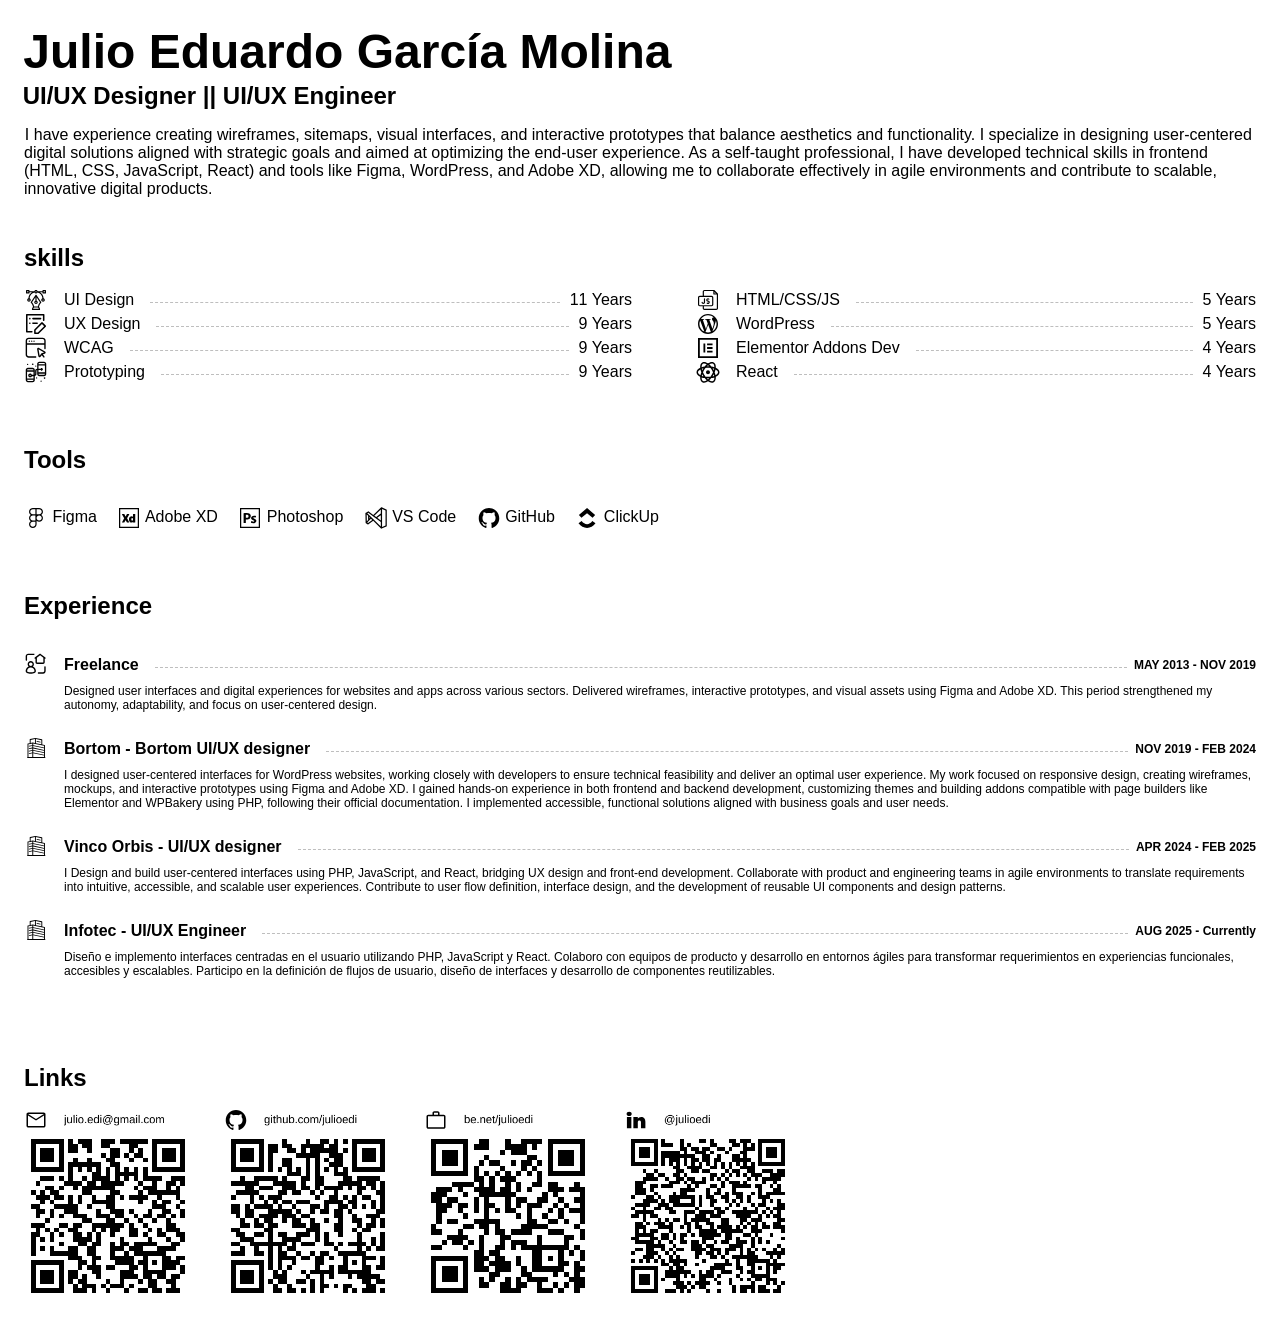
<file: index.html>
<!DOCTYPE html>
<html lang="es">

    <head>
        <meta charset="UTF-8" />
        <meta name="viewport" content="width=device-width, initial-scale=1.0" />
        <title>CV</title>
        <link rel="stylesheet" href="./style.css">
        <script src="./codegen.js"></script>
    </head>
    <body>
        <script src="./script.js"></script>
    </body>
</html>
</file>
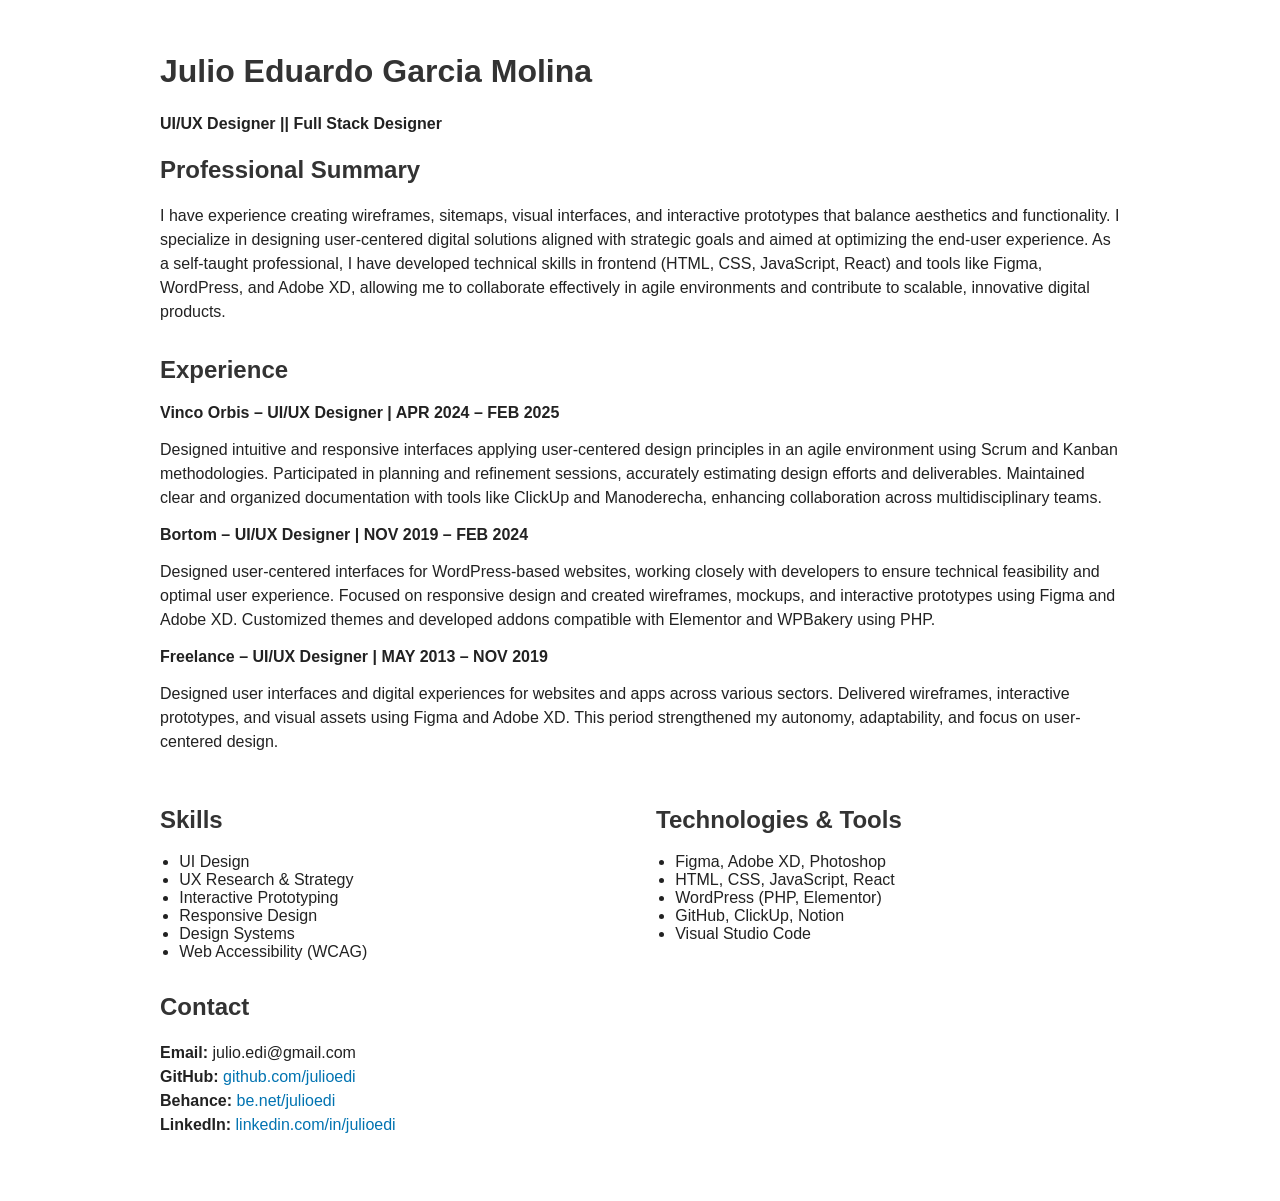
<file: eng.html>
<!DOCTYPE html>
<html lang="en">
<head>
  <meta charset="UTF-8" />
  <meta name="viewport" content="width=device-width, initial-scale=1.0" />
  <title>Julio Eduardo Garcia Molina - CV</title>
  <style>
    body {
      font-family: Arial, sans-serif;
      margin: 0;
      padding: 2rem;
      color: #222;
      background-color: #fff;
    }
    .container {
      max-width: 960px;
      margin: 0 auto;
    }
    h1, h2, h3 {
      color: #333;
    }
    .two-column {
      display: grid;
      grid-template-columns: 1fr 1fr;
      gap: 2rem;
    }
    .section {
      margin-bottom: 2rem;
    }
    .title {
      font-size: 1.5rem;
      font-weight: bold;
    }
    .sub-title {
      font-weight: bold;
      margin-top: 0.5rem;
    }
    p {
      line-height: 1.5;
    }
    ul {
      margin: 0;
      padding-left: 1.2rem;
    }
    a {
      color: #0073b1;
      text-decoration: none;
    }
  </style>
</head>
<body>
  <div class="container">
    <h1>Julio Eduardo Garcia Molina</h1>
    <p><strong>UI/UX Designer || Full Stack Designer</strong></p>

    <div class="section">
      <h2>Professional Summary</h2>
      <p>I have experience creating wireframes, sitemaps, visual interfaces, and interactive prototypes that balance aesthetics and functionality. I specialize in designing user-centered digital solutions aligned with strategic goals and aimed at optimizing the end-user experience. As a self-taught professional, I have developed technical skills in frontend (HTML, CSS, JavaScript, React) and tools like Figma, WordPress, and Adobe XD, allowing me to collaborate effectively in agile environments and contribute to scalable, innovative digital products.</p>
    </div>

    <div class="section">
      <h2>Experience</h2>
      <div class="sub-title">Vinco Orbis – UI/UX Designer | APR 2024 – FEB 2025</div>
      <p>Designed intuitive and responsive interfaces applying user-centered design principles in an agile environment using Scrum and Kanban methodologies. Participated in planning and refinement sessions, accurately estimating design efforts and deliverables. Maintained clear and organized documentation with tools like ClickUp and Manoderecha, enhancing collaboration across multidisciplinary teams.</p>

      <div class="sub-title">Bortom – UI/UX Designer | NOV 2019 – FEB 2024</div>
      <p>Designed user-centered interfaces for WordPress-based websites, working closely with developers to ensure technical feasibility and optimal user experience. Focused on responsive design and created wireframes, mockups, and interactive prototypes using Figma and Adobe XD. Customized themes and developed addons compatible with Elementor and WPBakery using PHP.</p>

      <div class="sub-title">Freelance – UI/UX Designer | MAY 2013 – NOV 2019</div>
      <p>Designed user interfaces and digital experiences for websites and apps across various sectors. Delivered wireframes, interactive prototypes, and visual assets using Figma and Adobe XD. This period strengthened my autonomy, adaptability, and focus on user-centered design.</p>
    </div>

    <div class="section two-column">
      <div>
        <h2>Skills</h2>
        <ul>
          <li>UI Design</li>
          <li>UX Research & Strategy</li>
          <li>Interactive Prototyping</li>
          <li>Responsive Design</li>
          <li>Design Systems</li>
          <li>Web Accessibility (WCAG)</li>
        </ul>
      </div>
      <div>
        <h2>Technologies & Tools</h2>
        <ul>
          <li>Figma, Adobe XD, Photoshop</li>
          <li>HTML, CSS, JavaScript, React</li>
          <li>WordPress (PHP, Elementor)</li>
          <li>GitHub, ClickUp, Notion</li>
          <li>Visual Studio Code</li>
        </ul>
      </div>
    </div>

    <div class="section">
      <h2>Contact</h2>
      <p>
        <strong>Email:</strong> julio.edi@gmail.com<br/>
        <strong>GitHub:</strong> <a href="https://github.com/julioedi">github.com/julioedi</a><br/>
        <strong>Behance:</strong> <a href="https://be.net/julioedi">be.net/julioedi</a><br/>
        <strong>LinkedIn:</strong> <a href="https://linkedin.com/in/julioedi">linkedin.com/in/julioedi</a>
      </p>
    </div>
  </div>
</body>
</html>
</file>
<file: style.css>
body {
    margin: 0.25in;
    padding: 0;
    font-family: "Roboto", sans-serif;
}

h1 {
    font-size: 3rem;
    margin-top: 0;
    margin-bottom: 0.16rem;
}

* {
    box-sizing: border-box;
}

h2 {
    margin: 2.875rem 0 1rem;
}

h1+h2 {
    margin-top: 0.16rem;
}

h2+p {
    margin-top: 0.16rem;
}

.half {
    display: inline-block;
    width: 50%;
}

.skill_head {
    margin-top: 0;
    font-size: 0.75rem;
    opacity: 0.5;
    order: 1;
}

.half.second {
    padding-left: 3rem;
}

svg:not(.title) {
    width: 1.5rem;
    height: 1.5rem;
    vertical-align: middle;
}

ul {
    list-style: none;
    padding: 1rem 0;
    margin: 0;
}

.skillsList {
    columns: 2;
    -webkit-columns: 2;
    -moz-columns: 2;
    font-weight: 500;
    padding: 0;
}

.skillsList h3 {
    font-size: 1rem;
    color: #808080;
    margin-top: 0;
    margin-bottom: 0;
}

.skillsList>:nth-child(2) {
    padding-left: 3rem;
}

.icon_skill {
    display: flex;
    align-items: center;
    gap: 1rem;
    break-after: always;
}

.icon_skill .years {
    font-weight: normal;
}

.hidden_text {
    font-size: 1px;
    line-height: 1px;
    color: #fff;
    margin-left: -4px;
}

.border {
    flex: 1;
    color: transparent;
    border-top: 1px dashed #000;
    margin-bottom: -1.5rem;
    opacity: 0.25;
}

.toolslist {
    display: flex;
    flex-wrap: wrap;
    line-break: anywhere;
    gap: 1rem;
}

.toolslist li {
    display: inline-block;
    break-inside: auto;
    line-break: strict;
}

.toolslist li::after {
    content: ",";
    width: 1px;
    color: #fff;
}

.toolslist li:last-child::after {
    content: none;
}

.skills_title {
    margin-bottom: 0;
}

.skills_title::after,
.tools_title::after,
.experience_title::after {
    content: ": ";
    color: #fff
}

.experiencelist li {
    display: grid;
    grid-template-areas:
        "icon title"
        "empty description"
        "separator separator"
    ;
    column-gap: 1rem;
    grid-template-columns: 24px 1fr;
}

.experiencelist li h3 {
    grid-area: title;
    display: inline-block;
    margin: 0;
    margin-top: 0.125rem;
    display: flex;
    align-items: center;
    gap: 1rem;
    font-size: 1rem;
}
.experiencelist li h3 .years{
    font-size: 0.75rem;
}

.experiencelist li svg {
    grid-area: icon;
}

.experiencelist li p {
    grid-area: description;
}

.experiencelist li p {
    margin: 0.5rem 0 1.5rem;
}


.skillsList b,
.experiencelist h3 b {
    margin-left: -1rem;
    color: #fff;
}
.experiencelist p{
    font-size: 0.75rem;
}

.separator {
    grid-area: separator;
    font-size: 0.05em;
    margin-top: -1rem;
    color: #fff;
}
[lang="en_MX"] .links_title{
    margin-top: 1rem;
}

.qrcodes {
    display: flex;
    gap: 2rem;
    page-break-after: auto;
    padding: 0;
}

.qrcodes li  a{
    display: grid;
    grid-template-columns: 1.5rem 1fr;
    column-gap:1rem;
    align-items: center;
    position: relative;
    grid-template-areas:
        "icon title"
        "svg svg"
    ;
}
.qrcodes li img{
    height: 1rem;
    width: auto;
}

.qrcodes .svg {

    grid-area: svg;
}

.qrcodes .svg svg {
    font-size: 1.75in;
    width: 1em;
    height: 1em;
}

.qrcodes .link{
 font-size: 0.1em;
 margin-top: -1rem;
 color:#fff;
}

@media print {
    :root {
        font-size: 11px;
    }

    @page {
        margin: 0;
        padding: 0.25in;
        padding-bottom: 0;
    }

    body {
        min-height: 10in;
        overflow: visible;
    }
    
}
</file>
